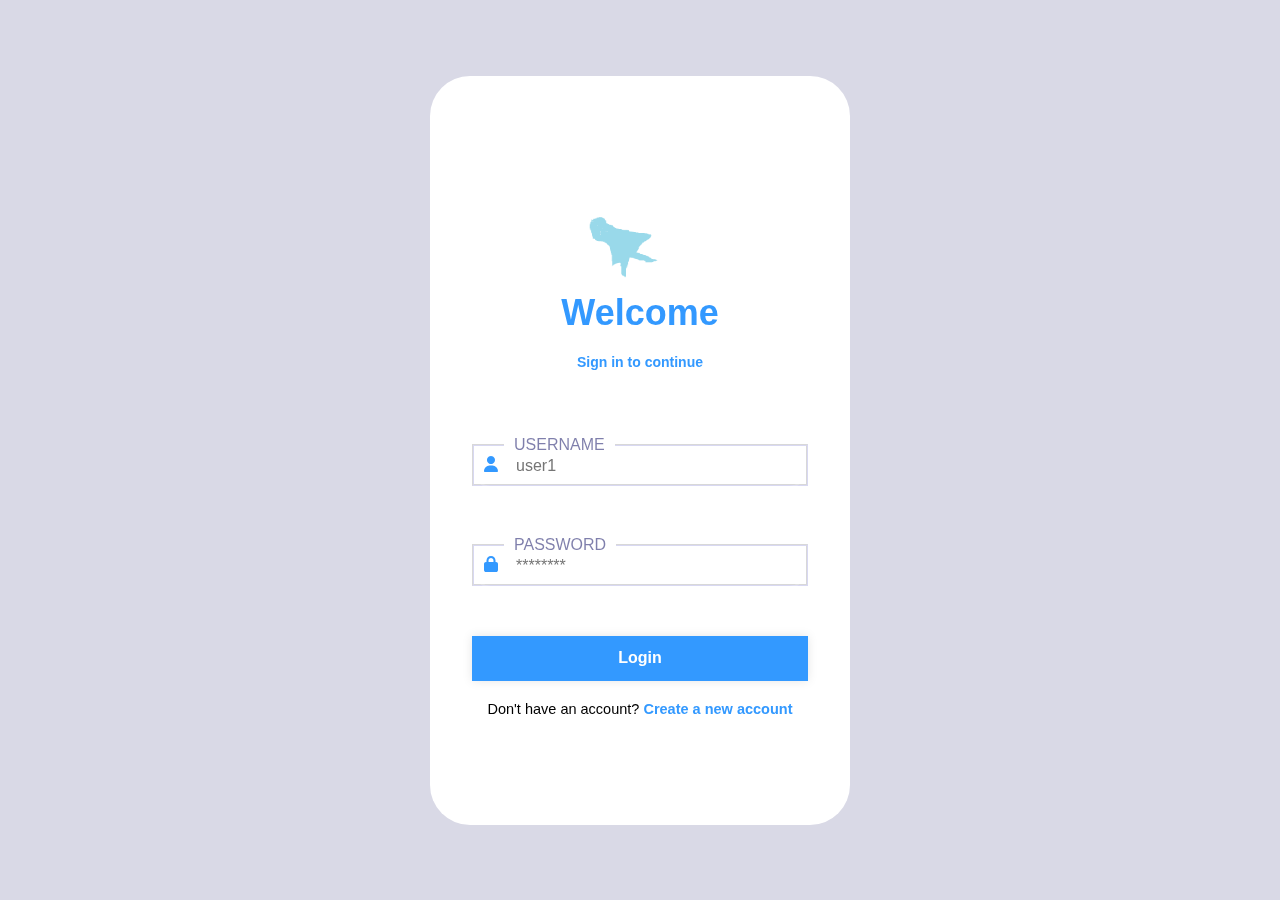
<file: Emex desk/login.html>
<!DOCTYPE html>
<html lang="en">
<head>
    <meta charset="UTF-8">
    <meta name="viewport" content="width=device-width, initial-scale=1.0">
    <title>Create Account</title>
    <link rel="stylesheet" href="/Emex desk/tools/regnlogin.css">
    <link rel="stylesheet" href=" https://cdnjs.cloudflare.com/ajax/libs/font-awesome/6.4.2/css/all.min.css">
    <link
    rel="stylesheet"
    href="https://cdnjs.cloudflare.com/ajax/libs/font-awesome/5.15.4/css/all.min.css"
    crossorigin="anonymous"/>
</head>
<body>

    <div class="formwrapper">
        <form id="form">
            <img src="/Emex desk/images/paiting.PNG" alt="">

            <h1 class="login">Welcome<br><span class="create">Sign in to continue</span></h1>

                <div class="inputbox">
                    <fieldset>
                        <legend>USERNAME</legend>
                        <i class="fa-solid fa-user icon"></i>
                    <input id="username" type="text" placeholder="user1">
                    <i class="fas fa-exclamation-circle failure-icon"></i>
                    <i class="far fa-check-circle success-icon"></i>
                    <span class="error"></span>
                    </fieldset>
                </div>

                <div class="inputbox">
                    <fieldset>
                        <legend>PASSWORD</legend>
                        <i class="fa-solid fa-lock icon"></i>
                    <input id="password" type="password" placeholder="********">
                    <i class="fas fa-exclamation-circle failure-icon"></i>
                    <i class="far fa-check-circle success-icon"></i>
                    <span class="error"></span>
                    </fieldset>
                </div>



                <button id="btn" type="submit" class="btn">Login</button>
                <div class="registerlink">
                 <p>Don't have an account? <a href="/Emex desk/registration.html">Create a new account</a></p>
                 <br>
        </form>
    </div>



</body>
</html>
</file>
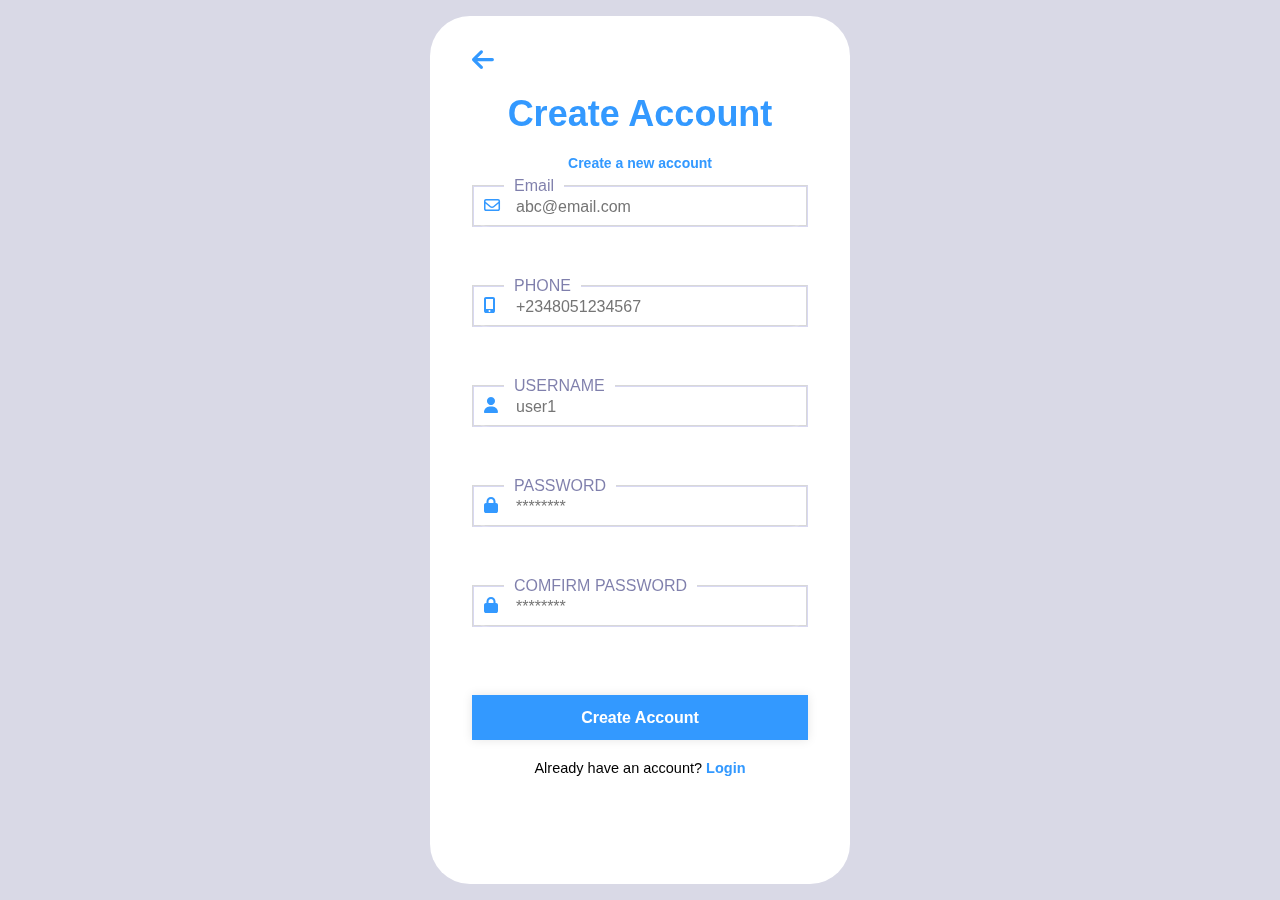
<file: Emex desk/registration.html>
<!DOCTYPE html>
<html lang="en">
<head>
    <meta charset="UTF-8">
    <meta name="viewport" content="width=device-width, initial-scale=1.0">
    <title>Create Account</title>
    <link rel="stylesheet" href="/Emex desk/tools/regnlogin.css">
    <link rel="stylesheet" href=" https://cdnjs.cloudflare.com/ajax/libs/font-awesome/6.4.2/css/all.min.css">
    <link
    rel="stylesheet"
    href="https://cdnjs.cloudflare.com/ajax/libs/font-awesome/5.15.4/css/all.min.css"
    crossorigin="anonymous"/>
</head>
<body>
    <div class="formwrapper">
        <form id="form">
            <i class="fa-solid fa-arrow-left arrow"></i>

            <h1>Create Account <br><span class="create">Create a new account</span></h1>
            


                <div class="inputbox">
                    <fieldset>
                    <legend>Email</legend>
                    <i class="fa-regular fa-envelope icon"></i>
                    <input id="email" type="email" placeholder="abc@email.com">
                        <i class="fas fa-exclamation-circle failure-icon failed"></i>
                        <i class="far fa-check-circle success-icon passed"></i>
                    <span class="error"></span>
             </fieldset>
            </div>

                <div class="inputbox">
                    <fieldset>
                        <legend>PHONE</legend>
                        <i class="fa-solid fa-mobile-screen-button icon"></i>
                    <input id="phoneNumber" type="text" placeholder="+2348051234567">
                    <i class="fas fa-exclamation-circle failure-icon"></i>
                    <i class="far fa-check-circle success-icon"></i>
                    <span class="error"></span>
                    </fieldset>
                </div>

                <div class="inputbox">
                    <fieldset>
                        <legend>USERNAME</legend>
                        <i class="fa-solid fa-user icon"></i>
                    <input id="username" type="text" placeholder="user1">
                    <i class="fas fa-exclamation-circle failure-icon"></i>
                    <i class="far fa-check-circle success-icon"></i>
                    <span class="error"></span>
                    </fieldset>
                </div>

                <div class="inputbox">
                    <fieldset>
                        <legend>PASSWORD</legend>
                        <i class="fa-solid fa-lock icon"></i>
                    <input id="password" type="password" placeholder="********">
                    <i class="fas fa-exclamation-circle failure-icon"></i>
                    <i class="far fa-check-circle success-icon"></i>
                    <span class="error"></span>
                    </fieldset>
                </div>

                <div class="inputbox">
                    <fieldset>
                        <legend>COMFIRM PASSWORD</legend>
                        <i class="fa-solid fa-lock icon"></i>
                    <input id="comfirmPassword" type="password" placeholder="********">
                    <i class="fas fa-exclamation-circle failure-icon"></i>
                    <i class="far fa-check-circle success-icon"></i>
                    <span class="error"></span>
                    </fieldset>
                </div>
                <br>

                <button id="btn" type="submit" class="btn">Create Account</button>
                <div class="registerlink">
                 <p>Already have an account? <a href="/Emex desk/login.html">Login</a></p>
                 <br>
        </form>
    </div>

    <script src="/Emex desk/tools/val.js"></script>

</body>
</html>
</file>
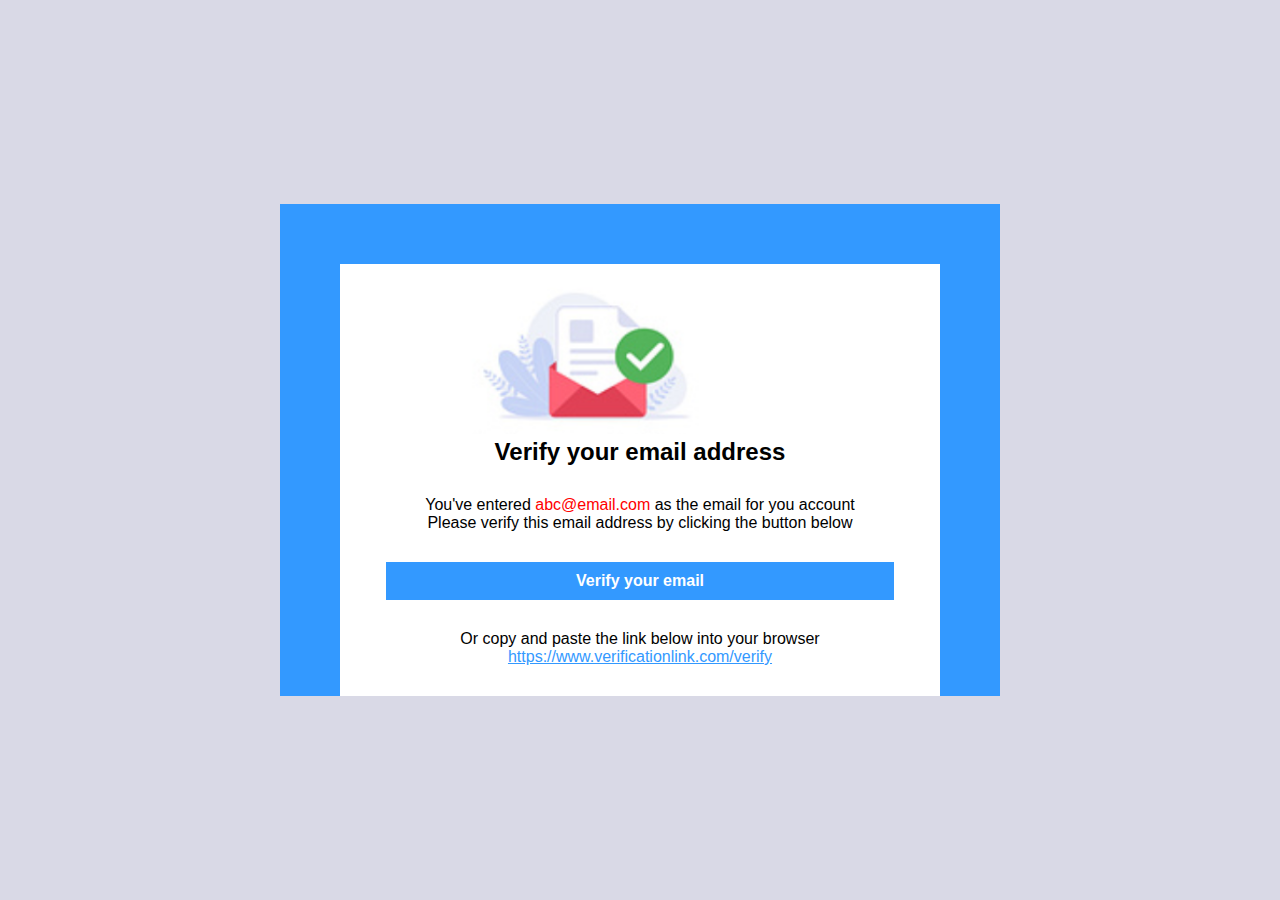
<file: Emex desk/verification.html>
<!DOCTYPE html>
<html lang="en">
<head>
    <meta charset="UTF-8">
    <meta name="viewport" content="width=device-width, initial-scale=1.0">
    <link rel="stylesheet" href="/Emex desk/tools/verification.css">
    <title>Document</title>
</head>
<body>
    <div class="blue">
        <div class="white">
            <img src="/Emex desk/images/email_verification.PNG" alt="">
            <h2>Verify your email address</h2>
            <p>You've entered <a class="message">abc@email.com</a> as the email for you account
                <br>Please verify this email address by clicking  the button below</p>
                <button class="verification">Verify your email</button>
                <p>Or copy and paste the link below into your browser
                    <br><a href="#">https://www.verificationlink.com/verify</a>
                </p>
        </div>
    </div>
</body>
</html>
</file>
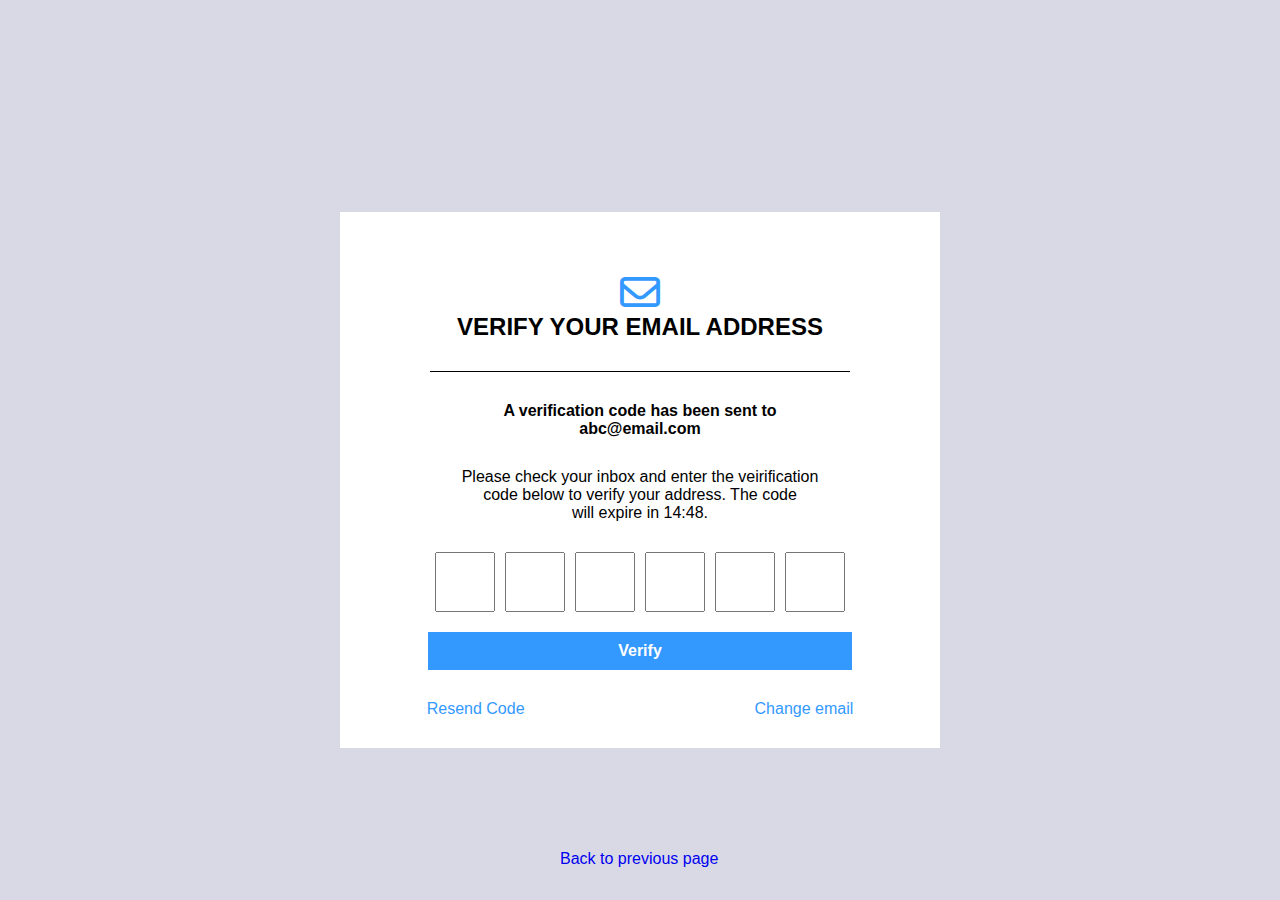
<file: Emex desk/verifier.html>
<!DOCTYPE html>
<html lang="en">
<head>
    <meta charset="UTF-8">
    <meta name="viewport" content="width=device-width, initial-scale=1.0">
    <link rel="stylesheet" href=" https://cdnjs.cloudflare.com/ajax/libs/font-awesome/6.4.2/css/all.min.css">
    <link rel="stylesheet" href="https://cdnjs.cloudflare.com/ajax/libs/font-awesome/5.15.4/css/all.min.css" crossorigin="anonymous"/>
    <link rel="stylesheet" href="/Emex desk/tools/verification.css">
    <title>Document</title>
</head>
<body>
    <!-- <div class="blue"> -->
        <div class="white">
            
            <h2 class="verifier"><i class="fa-regular fa-envelope icon"></i>
                <br>VERIFY YOUR EMAIL ADDRESS</h2>
            <p class="sent">A verification code has been sent to
                <br><span class="">abc@email.com</span></p>

            <p>Please check your inbox and enter the veirification
                    <br>code below to verify your address. The code
                    <br>will expire in 14:48.</p>

            <div class="codeinputs">
                <div class="codebox">
                    <input type="tel">
                </div>
                <div class="codebox">
                    <input type="tel">
                </div>
                <div class="codebox">
                    <input type="tel">
                </div>
                <div class="codebox">
                    <input type="tel">
                </div>
                <div class="codebox">
                    <input type="tel">
                </div>
                <div class="codebox">
                    <input type="tel">
                </div>
            </div>

                <button class="verification">Verify</button>


            <p class="action">Resend Code<span class="change">Change email</span></p>

            <a class="footer" href="/Emex desk/verification.html">Back to previous page</a>
        </div>
    <!-- </div> -->

</body>
</html>
</file>
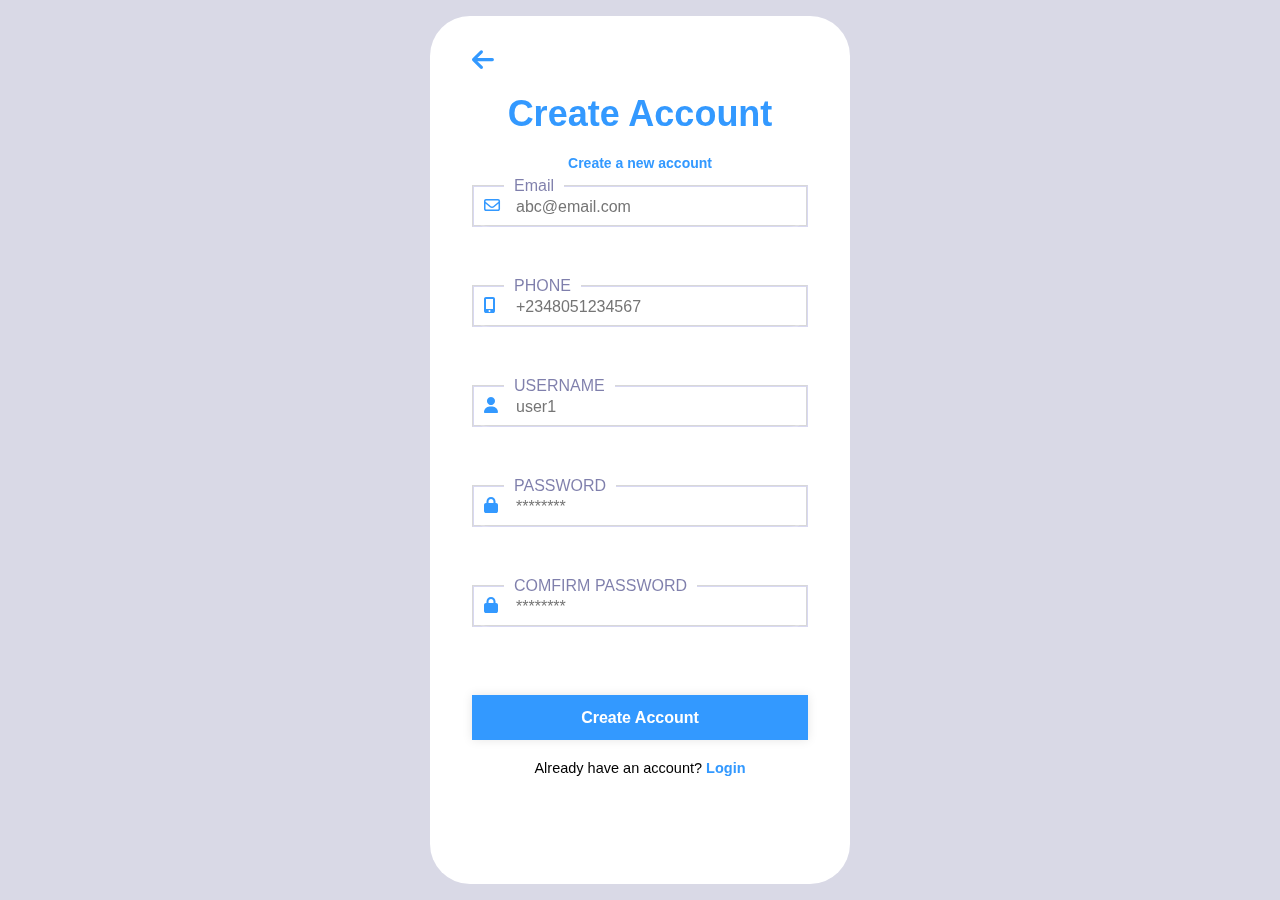
<file: loginnverification/registration.html>
<!DOCTYPE html>
<html lang="en">
<head>
    <meta charset="UTF-8">
    <meta name="viewport" content="width=device-width, initial-scale=1.0">
    <title>Create Account</title>
    <link rel="stylesheet" href="/loginnverification/tools/regnlogin.css">
    <link rel="stylesheet" href=" https://cdnjs.cloudflare.com/ajax/libs/font-awesome/6.4.2/css/all.min.css">
    <link
    rel="stylesheet"
    href="https://cdnjs.cloudflare.com/ajax/libs/font-awesome/5.15.4/css/all.min.css"
    crossorigin="anonymous"/>
</head>
<body>
    <div class="formwrapper">
        <form id="form">
            <i class="fa-solid fa-arrow-left arrow"></i>

            <h1>Create Account <br><span class="create">Create a new account</span></h1>
            


                <div class="inputbox">
                    <fieldset>
                    <legend>Email</legend>
                    <i class="fa-regular fa-envelope icon"></i>
                    <input id="email" type="email" placeholder="abc@email.com">
                        <i class="fas fa-exclamation-circle failure-icon failed"></i>
                        <i class="far fa-check-circle success-icon passed"></i>
                    <span class="error"></span>
             </fieldset>
            </div>

                <div class="inputbox">
                    <fieldset>
                        <legend>PHONE</legend>
                        <i class="fa-solid fa-mobile-screen-button icon"></i>
                    <input id="phoneNumber" type="text" placeholder="+2348051234567">
                    <i class="fas fa-exclamation-circle failure-icon"></i>
                    <i class="far fa-check-circle success-icon"></i>
                    <span class="error"></span>
                    </fieldset>
                </div>

                <div class="inputbox">
                    <fieldset>
                        <legend>USERNAME</legend>
                        <i class="fa-solid fa-user icon"></i>
                    <input id="username" type="text" placeholder="user1">
                    <i class="fas fa-exclamation-circle failure-icon"></i>
                    <i class="far fa-check-circle success-icon"></i>
                    <span class="error"></span>
                    </fieldset>
                </div>

                <div class="inputbox">
                    <fieldset>
                        <legend>PASSWORD</legend>
                        <i class="fa-solid fa-lock icon"></i>
                    <input id="password" type="password" placeholder="********">
                    <i class="fas fa-exclamation-circle failure-icon"></i>
                    <i class="far fa-check-circle success-icon"></i>
                    <span class="error"></span>
                    </fieldset>
                </div>

                <div class="inputbox">
                    <fieldset>
                        <legend>COMFIRM PASSWORD</legend>
                        <i class="fa-solid fa-lock icon"></i>
                    <input id="comfirmPassword" type="password" placeholder="********">
                    <i class="fas fa-exclamation-circle failure-icon"></i>
                    <i class="far fa-check-circle success-icon"></i>
                    <span class="error"></span>
                    </fieldset>
                </div>
                <br>

                <button id="btn" type="submit" class="btn">Create Account</button>
                <div class="registerlink">
                 <p>Already have an account? <a href="/loginnverification/login.html">Login</a></p>
                 <br>
        </form>
    </div>

    <script src="/loginnverification/tools/val.js"></script>

</body>
</html>
</file>
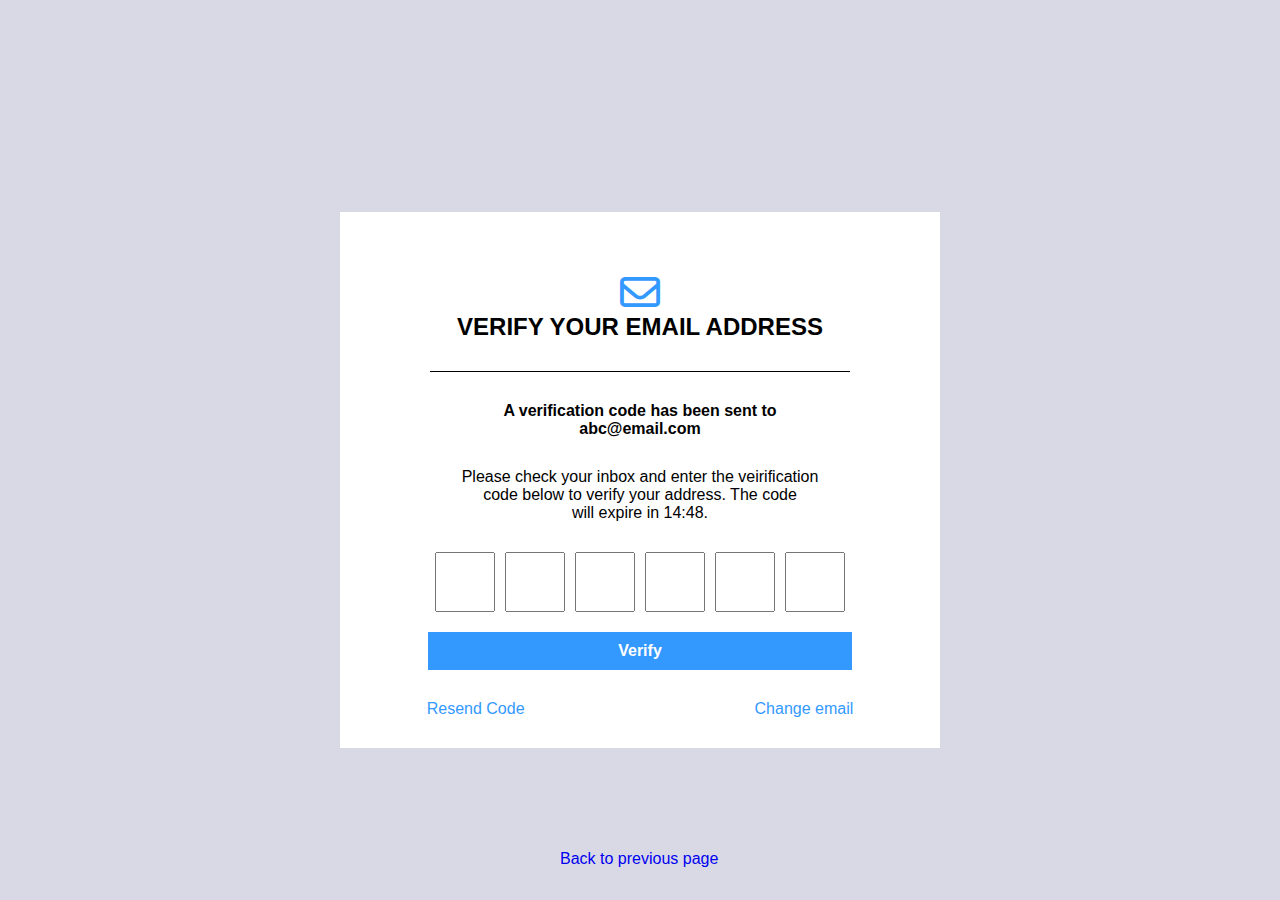
<file: loginnverification/verifier.html>
<!DOCTYPE html>
<html lang="en">
<head>
    <meta charset="UTF-8">
    <meta name="viewport" content="width=device-width, initial-scale=1.0">
    <link rel="stylesheet" href=" https://cdnjs.cloudflare.com/ajax/libs/font-awesome/6.4.2/css/all.min.css">
    <link rel="stylesheet" href="https://cdnjs.cloudflare.com/ajax/libs/font-awesome/5.15.4/css/all.min.css" crossorigin="anonymous"/>
    <link rel="stylesheet" href="/loginnverification/tools/verification.css">
    <title>Document</title>
</head>
<body>
    <!-- <div class="blue"> -->
        <div class="white">
            
            <h2 class="verifier"><i class="fa-regular fa-envelope icon"></i>
                <br>VERIFY YOUR EMAIL ADDRESS</h2>
            <p class="sent">A verification code has been sent to
                <br><span class="">abc@email.com</span></p>

            <p>Please check your inbox and enter the veirification
                    <br>code below to verify your address. The code
                    <br>will expire in 14:48.</p>

            <div class="codeinputs">
                <div class="codebox">
                    <input type="tel">
                </div>
                <div class="codebox">
                    <input type="tel">
                </div>
                <div class="codebox">
                    <input type="tel">
                </div>
                <div class="codebox">
                    <input type="tel">
                </div>
                <div class="codebox">
                    <input type="tel">
                </div>
                <div class="codebox">
                    <input type="tel">
                </div>
            </div>

                <button class="verification">Verify</button>


            <p class="action">Resend Code<span class="change">Change email</span></p>

            <a class="footer" href="/Emex desk/verification.html">Back to previous page</a>
        </div>
    <!-- </div> -->

</body>
</html>
</file>
<file: Emex desk/tools/regnlogin.css>
*{
    margin: 0px;
    padding: 0px;
    box-sizing: border-box;
    font-family: sans-serif;
}
body{
    display: flex;
    justify-content: center;
    align-items: center;
    min-height: 100vh;
    background-color: rgba(0, 0, 90, 0.15);
    /* background:url(../images/pexels-baskin-creative-studios-1766838.jpg) no-repeat; */
}
img{
    height: 70px;
    width: 150px;
    /* margin-top: 60px; */
    /* margin-left: 80px; */
    margin: 100px 0px 10px 80px;
}
fieldset{
    border-color: rgba(0, 0, 90, 0.15);
    height: 50px;
    /* margin-top: 20px; */
    /* padding-bottom: 10px; */
}
legend{
    color: rgba(0, 0, 90, 0.5);
    margin-left: 30px;
    padding-left: 10px;
    padding-right: 10px;
}
h1{
    color: #3399ff;
}
.login{

    padding-bottom:60px;
}
.icon{
    color: #3399ff;
    margin-left: 10px;
    position: absolute;
    top: 20px;
}
.arrow{
    color: #3399ff;
    font-size: 25px;
    padding-bottom: 20px;
}
.create{
    font-size: 14px;
}
.formwrapper{
    width: 420px;
    background-color: #fff;
    color: #blue;
    border-radius: 40px;
    padding: 30px 40px;
    border: 2px solid rgba(255, 255, 255, .2);
    backdrop-filter: blur(10px)
}
.formwrapper h1{
    font-size: 36px;
    text-align: center;
}
.formwrapper .inputbox{
    font-size: 16px;
    position: relative;
    width: 100%;
    height:50px;
    /* background: yellow; */
    margin: 0px 0px 30px 0px;
    /* padding-bottom: 20px; */
}
.inputbox{
    padding-bottom: 70px;
}
.inputbox input{
    width: 100%;
    height: 100%;
    background: transparent;
    border: 2px solid rgba(255, 255, 255, .2);
    outline: none;
    border-radius: 40px;
    font-size: 16px;
    color: #blue;
    padding: 10px 45px 20px 40px;
}
.inputbox input::placeholder{
    color: #blue;
}
/* .inputbox i{
    position: absolute;
    right: 20px;
    top: 30px;
    transform: translate(50%);
    font-size: 20px;
} */
.formwrapper .rememberforgot{
    display: flex;
    justify-content: space-between;
    font-size: 14.5px;
    margin: -15px 0 15px;
}
.rememberfogot label input{
    accent-color: #fff;
    margin-right: 3px;
}
.rememberforgot a{
    color: #fff;
    text-decoration: none ;
}
.rememberforgot a:hover{
    text-decoration: underline;
}
.formwrapper .btn{
    width: 100%;
    height: 45px;
    /* color: #fff; */
    background: #3399ff;
    border: none;
    outline: none;
    /* border-radius: 40px; */
    box-shadow: 0 0 10px rgba(0, 0, 0, .1);
    cursor: pointer;
    font-size: 16px;
    color: #333;
    font-weight: 600;
}
.formwrapper .registerlink{
    font-size: 14.5px;
    text-align: center;
    margin-top: 20px 0 15px;
    padding-top: 20px;
}
.registerlink{
    padding-bottom: 60px;
}
.registerlink p a{
    color: #3399ff;
    text-decoration: none;
    font-weight: 600;
}
.registerlink p a:hover{
    text-decoration: underline;
}

.formwrapper h3{
    /* font-size: 36px; */
    text-align: center;
    margin: 20px 0px;
}

/* Signup form begins here */
.registerlink a{
    color: #FFFFFF;
}

.error {
    color: red;
  }
  
/* .passed, .failed{
      opacity: 0;
      display: none;
  } */
  
  .success-icon {
    color: green;
    position: absolute;
    top: 16px;
    right: 10px;
    opacity: 0;
  }
  
  .failure-icon {
    color: red;
    position: absolute;
    top: 16px;
    right: 10px;
    opacity: 0;
  }
  
  .error {
    font-size: 14.5px;
    margin-top: 5px;
  }
  
#btn{
    color: #fff;
  }

  /* label{
    border: 1px solid blue;
  } */
  
  /* label {
      display: block;
      margin-bottom: 5px;
    } */
</file>
<file: Emex desk/tools/verification.css>
*{
    margin: 0px;
    padding: 0px;
    box-sizing: border-box;
    font-family: sans-serif;
}
body{
    display: flex;
    justify-content: center;
    align-items: center;
    min-height: 100vh;
    background-color: rgba(0, 0, 90, 0.15);
    /* background:url(../images/pexels-baskin-creative-studios-1766838.jpg) no-repeat; */
}

/* This part below is the styhling for the veification page */
.blue{
    background-color: #3399ff;
}
.white{
    background-color: #fff;
    margin: 60px 60px 0 60px;
    min-width: 600px;
    max-width: 600px;
    text-align: center;
    position: relative;
}
.white img{
    width: 400px;
    height: 170px;
    padding-right: 100px;
    padding-top: 0;
    /* border: 1px slolid red; */
    /* position: absolute; */
    /* top: 0; */
}
h2{
    padding-bottom: 30px;
}
p{
    padding-bottom: 30px;
}
.message{
    color: red;
}
/* This is the class name for the verification button */
.verification{
    font-size: 16px;
    font-weight: bold;
    background-color: #3399ff;
    color: #fff;
    padding: 10px 190px;
    margin-bottom: 30px;
    border: none;
}
p a{
    color: #3399ff;
}
.change{
    padding-left: 230px;
}
.codeinputs{
    display: flex;
    gap: 10px;
    justify-content: center;
    padding-bottom: 20px;
    /* margin: auto; */
}
.codebox input{
    width: 60px;
    height: 60px;
    /* font-size: 40px; */
}
.icon{
    font-size: 40px;
    color: #3399ff;
    padding-top: 60px;
}
.verifier{
    border-bottom: 1px solid;
    margin: auto 90px 30px 90px;

}
.sent{
    font-weight: bold;
}
.action{
    color: #3399ff;
}
.footer{
    position: absolute;
    bottom: -120px;
    left: 220px;
    text-decoration: none;
}
</file>
<file: loginnverification/tools/regnlogin.css>
*{
    margin: 0px;
    padding: 0px;
    box-sizing: border-box;
    font-family: sans-serif;
}
body{
    display: flex;
    justify-content: center;
    align-items: center;
    min-height: 100vh;
    background-color: rgba(0, 0, 90, 0.15);
    /* background:url(../images/pexels-baskin-creative-studios-1766838.jpg) no-repeat; */
}
img{
    height: 70px;
    width: 150px;
    /* margin-top: 60px; */
    /* margin-left: 80px; */
    margin: 100px 0px 10px 80px;
}
fieldset{
    border-color: rgba(0, 0, 90, 0.15);
    height: 50px;
    /* margin-top: 20px; */
    /* padding-bottom: 10px; */
}
legend{
    color: rgba(0, 0, 90, 0.5);
    margin-left: 30px;
    padding-left: 10px;
    padding-right: 10px;
}
h1{
    color: #3399ff;
}
.login{

    padding-bottom:60px;
}
.icon{
    color: #3399ff;
    margin-left: 10px;
    position: absolute;
    top: 20px;
}
.arrow{
    color: #3399ff;
    font-size: 25px;
    padding-bottom: 20px;
}
.create{
    font-size: 14px;
}
.formwrapper{
    width: 420px;
    background-color: #fff;
    color: #blue;
    border-radius: 40px;
    padding: 30px 40px;
    border: 2px solid rgba(255, 255, 255, .2);
    backdrop-filter: blur(10px)
}
.formwrapper h1{
    font-size: 36px;
    text-align: center;
}
.formwrapper .inputbox{
    font-size: 16px;
    position: relative;
    width: 100%;
    height:50px;
    /* background: yellow; */
    margin: 0px 0px 30px 0px;
    /* padding-bottom: 20px; */
}
.inputbox{
    padding-bottom: 70px;
}
.inputbox input{
    width: 100%;
    height: 100%;
    background: transparent;
    border: 2px solid rgba(255, 255, 255, .2);
    outline: none;
    border-radius: 40px;
    font-size: 16px;
    color: #blue;
    padding: 10px 45px 20px 40px;
}
.inputbox input::placeholder{
    color: #blue;
}
/* .inputbox i{
    position: absolute;
    right: 20px;
    top: 30px;
    transform: translate(50%);
    font-size: 20px;
} */
.formwrapper .rememberforgot{
    display: flex;
    justify-content: space-between;
    font-size: 14.5px;
    margin: -15px 0 15px;
}
.rememberfogot label input{
    accent-color: #fff;
    margin-right: 3px;
}
.rememberforgot a{
    color: #fff;
    text-decoration: none ;
}
.rememberforgot a:hover{
    text-decoration: underline;
}
.formwrapper .btn{
    width: 100%;
    height: 45px;
    /* color: #fff; */
    background: #3399ff;
    border: none;
    outline: none;
    /* border-radius: 40px; */
    box-shadow: 0 0 10px rgba(0, 0, 0, .1);
    cursor: pointer;
    font-size: 16px;
    color: #333;
    font-weight: 600;
}
.formwrapper .registerlink{
    font-size: 14.5px;
    text-align: center;
    margin-top: 20px 0 15px;
    padding-top: 20px;
}
.registerlink{
    padding-bottom: 60px;
}
.registerlink p a{
    color: #3399ff;
    text-decoration: none;
    font-weight: 600;
}
.registerlink p a:hover{
    text-decoration: underline;
}

.formwrapper h3{
    /* font-size: 36px; */
    text-align: center;
    margin: 20px 0px;
}

/* Signup form begins here */
.registerlink a{
    color: #FFFFFF;
}

.error {
    color: red;
  }
  
/* .passed, .failed{
      opacity: 0;
      display: none;
  } */
  
  .success-icon {
    color: green;
    position: absolute;
    top: 16px;
    right: 10px;
    opacity: 0;
  }
  
  .failure-icon {
    color: red;
    position: absolute;
    top: 16px;
    right: 10px;
    opacity: 0;
  }
  
  .error {
    font-size: 14.5px;
    margin-top: 5px;
  }
  
#btn{
    color: #fff;
  }

  /* label{
    border: 1px solid blue;
  } */
  
  /* label {
      display: block;
      margin-bottom: 5px;
    } */
</file>
<file: loginnverification/tools/verification.css>
*{
    margin: 0px;
    padding: 0px;
    box-sizing: border-box;
    font-family: sans-serif;
}
body{
    display: flex;
    justify-content: center;
    align-items: center;
    min-height: 100vh;
    background-color: rgba(0, 0, 90, 0.15);
    /* background:url(../images/pexels-baskin-creative-studios-1766838.jpg) no-repeat; */
}

/* This part below is the styhling for the veification page */
.blue{
    background-color: #3399ff;
}
.white{
    background-color: #fff;
    margin: 60px 60px 0 60px;
    min-width: 600px;
    max-width: 600px;
    text-align: center;
    position: relative;
}
.white img{
    width: 400px;
    height: 170px;
    padding-right: 100px;
    padding-top: 0;
    /* border: 1px slolid red; */
    /* position: absolute; */
    /* top: 0; */
}
h2{
    padding-bottom: 30px;
}
p{
    padding-bottom: 30px;
}
.message{
    color: red;
}
/* This is the class name for the verification button */
.verification{
    font-size: 16px;
    font-weight: bold;
    background-color: #3399ff;
    color: #fff;
    padding: 10px 190px;
    margin-bottom: 30px;
    border: none;
}
p a{
    color: #3399ff;
}
.change{
    padding-left: 230px;
}
.codeinputs{
    display: flex;
    gap: 10px;
    justify-content: center;
    padding-bottom: 20px;
    /* margin: auto; */
}
.codebox input{
    width: 60px;
    height: 60px;
    /* font-size: 40px; */
}
.icon{
    font-size: 40px;
    color: #3399ff;
    padding-top: 60px;
}
.verifier{
    border-bottom: 1px solid;
    margin: auto 90px 30px 90px;

}
.sent{
    font-weight: bold;
}
.action{
    color: #3399ff;
}
.footer{
    position: absolute;
    bottom: -120px;
    left: 220px;
    text-decoration: none;
}
</file>
